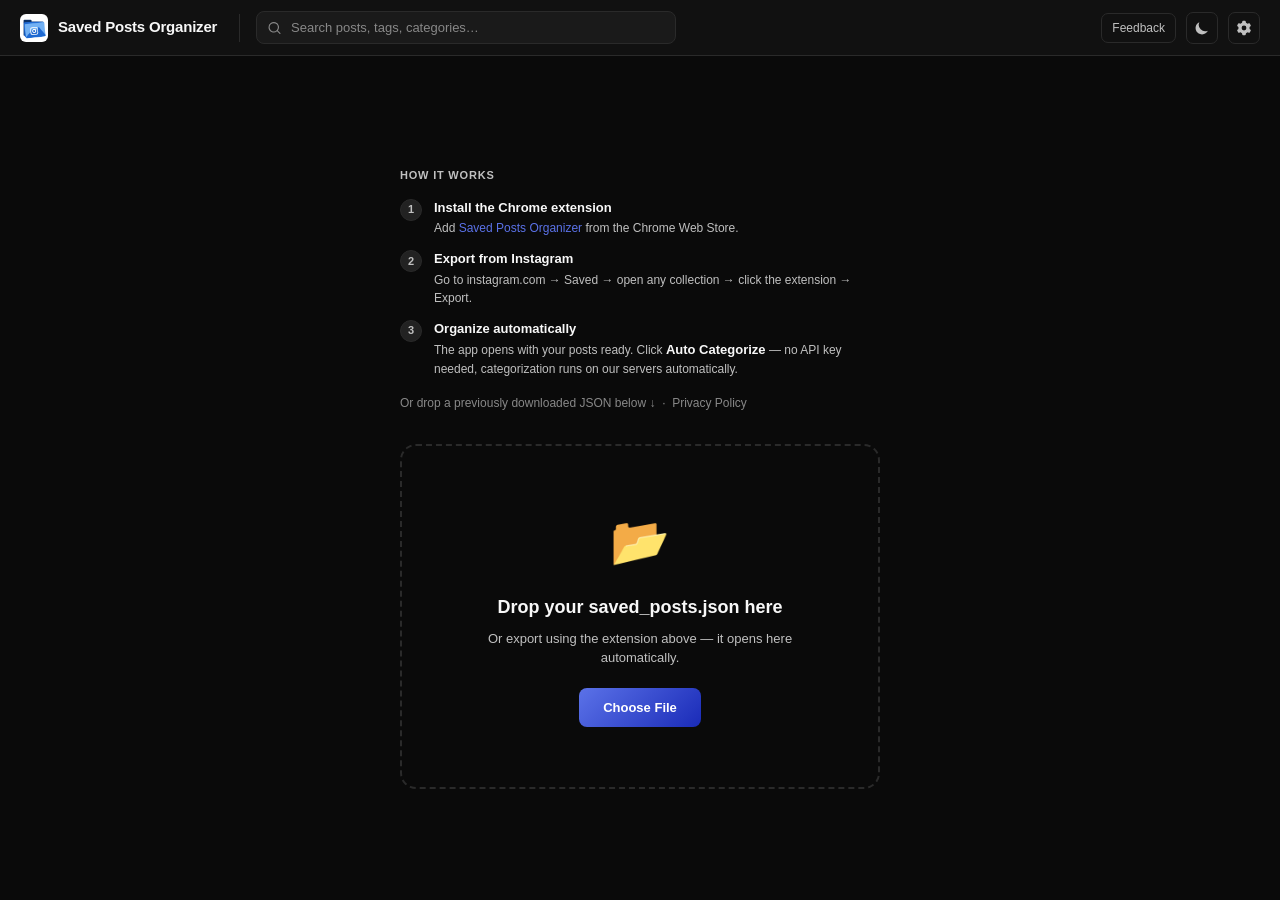
<file: webapp/index.html>
<!DOCTYPE html>
<html lang="en">
<head>
  <meta charset="UTF-8">
  <meta name="viewport" content="width=device-width, initial-scale=1.0">
  <title>Instagram Saved Posts Organizer</title>
  <link rel="icon" type="image/png" sizes="16x16" href="icon16.png">
  <link rel="icon" type="image/png" sizes="48x48" href="icon48.png">
  <link rel="icon" type="image/png" sizes="128x128" href="icon128.png">
  <link rel="stylesheet" href="styles.css">
</head>
<body>
<div id="root">

  <!-- ── Header ─────────────────────────────────────────────────────────────── -->
  <header id="header">
    <div class="header-brand">
      <div class="header-logo">
        <img src="icon48.png" alt="logo" width="28" height="28" style="border-radius:6px;">
        <span class="header-title">Saved Posts Organizer</span>
      </div>
      <div class="header-sep"></div>
    </div>

    <div class="search-wrap">
      <svg viewBox="0 0 20 20" fill="currentColor">
        <path fill-rule="evenodd" d="M9 3.5a5.5 5.5 0 1 0 0 11 5.5 5.5 0 0 0 0-11ZM2 9a7 7 0 1 1 12.452 4.391l3.328 3.329a.75.75 0 1 1-1.06 1.06l-3.329-3.328A7 7 0 0 1 2 9Z"/>
      </svg>
      <input id="search-input" type="text" placeholder="Search posts, tags, categories…">
    </div>

    <div class="header-right">
      <button class="icon-btn hidden" id="recategorize-btn" title="Re-categorize posts">
        <svg viewBox="0 0 20 20" fill="currentColor">
          <path fill-rule="evenodd" d="M15.312 11.424a5.5 5.5 0 0 1-9.201 2.466l-.312-.311h2.433a.75.75 0 0 0 0-1.5H3.989a.75.75 0 0 0-.75.75v4.242a.75.75 0 0 0 1.5 0v-2.43l.31.31a7 7 0 0 0 11.712-3.138.75.75 0 0 0-1.449-.39Zm1.23-3.723a.75.75 0 0 0 .219-.53V2.929a.75.75 0 0 0-1.5 0V5.36l-.31-.31A7 7 0 0 0 3.239 8.188a.75.75 0 1 0 1.448.389A5.5 5.5 0 0 1 13.89 6.11l.311.31h-2.432a.75.75 0 0 0 0 1.5h4.243a.75.75 0 0 0 .53-.219Z"/>
        </svg>
      </button>
      <a href="https://tally.so/r/GxY5yZ" target="_blank" rel="noopener" class="feedback-link" title="Send feedback">Feedback</a>
      <button class="icon-btn" id="theme-btn" title="Toggle light/dark theme">
        <svg id="theme-icon-dark" viewBox="0 0 20 20" fill="currentColor">
          <path d="M17.293 13.293A8 8 0 0 1 6.707 2.707a8.001 8.001 0 1 0 10.586 10.586Z"/>
        </svg>
        <svg id="theme-icon-light" viewBox="0 0 20 20" fill="currentColor" class="hidden">
          <path fill-rule="evenodd" d="M10 2a1 1 0 0 1 1 1v1a1 1 0 1 1-2 0V3a1 1 0 0 1 1-1Zm4 8a4 4 0 1 1-8 0 4 4 0 0 1 8 0Zm-.464 4.95.707.707a1 1 0 0 1-1.414 1.414l-.707-.707a1 1 0 0 1 1.414-1.414Zm2.12-10.607a1 1 0 0 1 0 1.414l-.706.707a1 1 0 1 1-1.414-1.414l.707-.707a1 1 0 0 1 1.414 0ZM17 11a1 1 0 1 0 0-2h-1a1 1 0 1 0 0 2h1Zm-7 4a1 1 0 0 1 1 1v1a1 1 0 1 1-2 0v-1a1 1 0 0 1 1-1ZM5.05 6.464A1 1 0 1 0 6.464 5.05l-.707-.707a1 1 0 0 0-1.414 1.414l.707.707Zm1.414 8.486-.707.707a1 1 0 0 1-1.414-1.414l.707-.707a1 1 0 0 1 1.414 1.414ZM4 11a1 1 0 1 0 0-2H3a1 1 0 1 0 0 2h1Z" clip-rule="evenodd"/>
        </svg>
      </button>
      <button class="icon-btn" id="settings-btn" title="Settings">
        <svg viewBox="0 0 20 20" fill="currentColor">
          <path fill-rule="evenodd" d="M7.84 1.804A1 1 0 0 1 8.82 1h2.36a1 1 0 0 1 .98.804l.331 1.652a6.993 6.993 0 0 1 1.929 1.115l1.598-.54a1 1 0 0 1 1.186.447l1.18 2.044a1 1 0 0 1-.205 1.251l-1.267 1.113a7.047 7.047 0 0 1 0 2.228l1.267 1.113a1 1 0 0 1 .206 1.25l-1.18 2.045a1 1 0 0 1-1.187.447l-1.598-.54a6.993 6.993 0 0 1-1.929 1.115l-.33 1.652a1 1 0 0 1-.98.804H8.82a1 1 0 0 1-.98-.804l-.331-1.652a6.993 6.993 0 0 1-1.929-1.115l-1.598.54a1 1 0 0 1-1.186-.447l-1.18-2.044a1 1 0 0 1 .205-1.251l1.267-1.114a7.05 7.05 0 0 1 0-2.227L1.821 7.773a1 1 0 0 1-.206-1.25l1.18-2.045a1 1 0 0 1 1.187-.447l1.598.54A6.993 6.993 0 0 1 7.51 3.456l.33-1.652ZM10 13a3 3 0 1 0 0-6 3 3 0 0 0 0 6Z"/>
        </svg>
      </button>
    </div>
  </header>

  <!-- ── Wrapper holds categorize bar + main layout ─────────────────────────── -->
  <div id="wrapper">

    <!-- Categorize bar (shown when posts loaded but not yet categorized) -->
    <div id="categorize-bar" class="hidden">
      <div class="categorize-bar-left">
        <button id="categorize-btn">Auto Categorize</button>
      </div>
      <div class="categorize-bar-right">
        <div id="categorize-progress" class="hidden">
          <div class="progress-track">
            <div class="progress-track-fill" id="categorize-progress-fill"></div>
          </div>
          <span id="categorize-progress-text"></span>
          <button id="pause-btn" class="btn-pause hidden">Pause</button>
        </div>
      </div>
    </div>

    <!-- Credits exhausted popup (shown when server credits run out) -->

    <!-- ── Upload Section ───────────────────────────────────────────────────── -->
    <section id="upload-section">

      <!-- How it works (shown to new users) -->
      <div class="onboarding">
        <p class="onboarding-title">How it works</p>
        <div class="onboarding-steps">
          <div class="onboarding-step">
            <div class="step-num">1</div>
            <div class="step-body">
              <strong>Install the Chrome extension</strong>
              <span>Add <a href="https://chromewebstore.google.com/detail/instagram-saved-posts-org/onbfnpknejpalckpjlgoglpfejckimhb" target="_blank" class="onboarding-link">Saved Posts Organizer</a> from the Chrome Web Store.</span>
            </div>
          </div>
          <div class="onboarding-step">
            <div class="step-num">2</div>
            <div class="step-body">
              <strong>Export from Instagram</strong>
              <span>Go to instagram.com → Saved → open any collection → click the extension → Export.</span>
            </div>
          </div>
          <div class="onboarding-step">
            <div class="step-num">3</div>
            <div class="step-body">
              <strong>Organize automatically</strong>
              <span>The app opens with your posts ready. Click <strong>Auto Categorize</strong> — no API key needed, categorization runs on our servers automatically.</span>
            </div>
          </div>
        </div>
        <p class="onboarding-footer">Or drop a previously downloaded JSON below &darr; &nbsp;·&nbsp; <a href="privacy.html" target="_blank" class="privacy-link">Privacy Policy</a></p>
      </div>

      <div id="upload-zone">
        <span class="upload-icon">📂</span>
        <p class="upload-title">Drop your saved_posts.json here</p>
        <p class="upload-sub">Or export using the extension above — it opens here automatically.</p>
        <span class="upload-btn">Choose File</span>
      </div>
      <input type="file" id="file-input" accept=".json">
    </section>

    <!-- ── Main Layout: Sidebar + Grid ─────────────────────────────────────── -->
    <div id="main-layout" class="hidden">
      <!-- Sidebar -->
      <aside id="sidebar">
        <div class="sidebar-header">
          Categories
          <button id="add-cat-btn" class="sidebar-add-btn" title="New category">
            <svg viewBox="0 0 16 16" fill="currentColor"><path d="M8.75 3.75a.75.75 0 0 0-1.5 0v3.5h-3.5a.75.75 0 0 0 0 1.5h3.5v3.5a.75.75 0 0 0 1.5 0v-3.5h3.5a.75.75 0 0 0 0-1.5h-3.5v-3.5Z"/></svg>
          </button>
        </div>
        <div id="all-posts-tab" class="folder-header all-posts-tab">
          <span class="folder-chevron folder-chevron-hidden">
            <svg viewBox="0 0 16 16" fill="currentColor"><path d="M6.22 3.22a.75.75 0 0 1 1.06 0l4.25 4.25a.75.75 0 0 1 0 1.06l-4.25 4.25a.75.75 0 0 1-1.06-1.06L9.94 8 6.22 4.28a.75.75 0 0 1 0-1.06Z"/></svg>
          </span>
          <span class="folder-icon">
            <svg viewBox="0 0 16 16" fill="currentColor"><path d="M1 2.5A1.5 1.5 0 0 1 2.5 1h3A1.5 1.5 0 0 1 7 2.5v3A1.5 1.5 0 0 1 5.5 7h-3A1.5 1.5 0 0 1 1 5.5v-3Zm8 0A1.5 1.5 0 0 1 10.5 1h3A1.5 1.5 0 0 1 15 2.5v3A1.5 1.5 0 0 1 13.5 7h-3A1.5 1.5 0 0 1 9 5.5v-3Zm-8 8A1.5 1.5 0 0 1 2.5 9h3A1.5 1.5 0 0 1 7 10.5v3A1.5 1.5 0 0 1 5.5 15h-3A1.5 1.5 0 0 1 1 13.5v-3Zm8 0A1.5 1.5 0 0 1 10.5 9h3A1.5 1.5 0 0 1 15 10.5v3A1.5 1.5 0 0 1 13.5 15h-3A1.5 1.5 0 0 1 9 13.5v-3Z"/></svg>
          </span>
          <span class="folder-name">All Posts</span>
          <span class="folder-count" id="all-posts-count"></span>
        </div>
        <nav id="folder-tree"></nav>
      </aside>

      <!-- Grid area -->
      <main id="main">
        <div id="grid-header">
          <span id="grid-header-text"></span>
          <div class="sort-control" id="sort-control">
            <button id="sort-filter-btn" class="sort-filter-btn">
              <svg viewBox="0 0 20 20" fill="currentColor" width="13" height="13"><path fill-rule="evenodd" d="M2.628 1.601C5.028 1.206 7.49 1 10 1s4.973.206 7.372.601a.75.75 0 0 1 .628.74v2.288a2.25 2.25 0 0 1-.659 1.59l-4.682 4.683a2.25 2.25 0 0 0-.659 1.59v3.037c0 .684-.31 1.33-.844 1.757l-1.937 1.55A.75.75 0 0 1 8 18.25v-5.757a2.25 2.25 0 0 0-.659-1.591L2.659 6.22A2.25 2.25 0 0 1 2 4.629V2.34a.75.75 0 0 1 .628-.74Z" clip-rule="evenodd"/></svg>
              Sort &amp; Filter
            </button>
            <div id="sort-filter-panel" class="sort-filter-panel hidden">
              <div class="sfp-section">
                <div class="sfp-label">Sort</div>
                <label class="sfp-option"><input type="radio" name="sfp-sort" value="newest" id="sort-newest" checked> Newest first</label>
                <label class="sfp-option"><input type="radio" name="sfp-sort" value="oldest" id="sort-oldest"> Oldest first</label>
              </div>
              <div class="sfp-divider"></div>
              <div class="sfp-section">
                <div class="sfp-label">Filter</div>
                <label class="sfp-option"><input type="checkbox" id="filter-favs-check"> <svg viewBox="0 0 20 20" fill="currentColor" width="11" height="11" style="color:#e05252;vertical-align:-1px"><path d="M9.653 16.915l-.005-.003-.019-.01a20.759 20.759 0 0 1-1.162-.682 22.045 22.045 0 0 1-2.582-2.09C4.045 12.459 2 10.08 2 7.232a4.5 4.5 0 0 1 8-2.828A4.5 4.5 0 0 1 18 7.232c0 2.848-2.045 5.227-3.885 6.898a22.045 22.045 0 0 1-2.582 2.09 20.76 20.76 0 0 1-1.162.682l-.019.01-.005.003h-.002a.739.739 0 0 1-.69.001l-.002-.001Z"/></svg> Favorites</label>
                <label class="sfp-option"><input type="checkbox" id="filter-notes-check"> <svg viewBox="0 0 20 20" fill="currentColor" width="11" height="11" style="color:var(--accent-start);vertical-align:-1px"><path d="M13.586 3.586a2 2 0 1 1 2.828 2.828l-.793.793-2.828-2.828.793-.793zM11.379 5.793L3 14.172V17h2.828l8.38-8.379-2.83-2.828z"/></svg> Notes</label>
              </div>
            </div>
          </div>
        </div>
        <div id="post-grid"></div>
      </main>
    </div>

  </div><!-- /#wrapper -->

</div><!-- /#root -->

<!-- ── Settings Modal ──────────────────────────────────────────────────────── -->
<div id="settings-modal" class="hidden">
  <div class="modal-box">
    <h2 class="modal-title">Settings</h2>

    <!-- API key -->
    <div class="form-group">
      <label class="form-label">OpenRouter API Key</label>
      <div id="api-key-input-row" class="api-key-row">
        <input type="password" class="form-input" id="settings-api-key"
               placeholder="sk-or-v1-..." autocomplete="off" spellcheck="false">
        <button class="btn-ghost" id="settings-api-key-save">Save</button>
      </div>
      <div id="api-key-saved-row" class="api-key-saved-row hidden">
        <span id="api-key-indicator" class="key-indicator"></span>
        <button class="btn-ghost btn-sm" id="settings-api-key-remove">Remove</button>
      </div>
      <p class="form-hint">Stored locally in your browser. When set, your key is used instead of the server's shared credits. To use your own OpenAI or Anthropic key, add it as BYOK in <a href="https://openrouter.ai/settings/integrations" target="_blank" rel="noopener">OpenRouter settings</a>.</p>
    </div>

    <!-- Web search toggle -->
    <div class="form-group">
      <div class="toggle-row">
        <label class="toggle-label" for="web-search-toggle">
          <span class="toggle-switch">
            <input type="checkbox" id="web-search-toggle">
            <span class="toggle-track"></span>
          </span>
          Enable web search for location lookup
        </label>
      </div>
      <p class="form-hint form-hint-warning">Off by default. When on, if the model is uncertain about which category a post belongs to, it looks up the account online for more context.</p>
    </div>

    <div class="modal-actions">
      <button class="btn-danger" id="clear-data-btn">Clear All Data</button>
      <button class="btn-ghost" id="download-json-btn">Download JSON</button>
    </div>
    <button class="modal-x" id="close-settings-btn" title="Close">✕</button>
  </div>
</div>

<!-- ── Guide Callouts ─────────────────────────────────────────────────────── -->
<div id="guide-step-1" class="guide-callout hidden">
  <div class="guide-arrow" id="guide-arrow-1"></div>
  <div class="guide-bubble">
    <div class="guide-header">
      <span class="guide-num">1</span>
      <span class="guide-title">Web search (optional)</span>
    </div>
    <p class="guide-desc">Open <strong>Settings</strong> to enable web search for smarter location detection — useful if you save posts from restaurants or local businesses.</p>
    <div class="guide-footer">
      <button class="guide-skip-btn" id="guide-skip">Skip</button>
      <button class="guide-next-btn" id="guide-next">Next →</button>
    </div>
  </div>
</div>
<div id="guide-step-2" class="guide-callout hidden">
  <div class="guide-arrow" id="guide-arrow-2"></div>
  <div class="guide-bubble">
    <div class="guide-header">
      <span class="guide-num">2</span>
      <span class="guide-title">Auto categorize</span>
    </div>
    <p class="guide-desc">Once your key is saved, click <strong>Auto Categorize</strong> to automatically organize all your saved posts into categories.</p>
    <div class="guide-footer">
      <button class="guide-done-btn" id="guide-done">Got it ✓</button>
    </div>
  </div>
</div>

<!-- ── Error Popup ─────────────────────────────────────────────────────────── -->
<div id="error-popup" class="hidden">
  <div class="error-popup-box">
    <h3 class="error-popup-title" id="error-popup-title"></h3>
    <pre class="error-popup-body" id="error-popup-body"></pre>
    <div class="error-popup-actions">
      <button id="error-popup-close" class="btn-primary">OK</button>
    </div>
  </div>
</div>

<!-- ── Credits Popup ───────────────────────────────────────────────────────── -->
<div id="credits-popup" class="hidden">
  <div class="credits-popup-box">
    <button class="modal-x" id="credits-popup-close" title="Close">✕</button>
    <div class="credits-popup-top">
      <span class="credits-popup-icon">⚠</span>
      <h3 class="credits-popup-title">Out of credits</h3>
    </div>
    <p class="credits-popup-desc">Add your OpenRouter API key to continue. OpenRouter supports all major models — or bring your own OpenAI / Anthropic key via <a href="https://openrouter.ai/settings/integrations" target="_blank" rel="noopener">BYOK</a>. <a href="https://openrouter.ai/settings/keys" target="_blank" rel="noopener">Get your API key →</a></p>
    <input type="password" id="credits-key-input" class="credits-key-input" placeholder="sk-or-v1-…" autocomplete="off" spellcheck="false">
    <p class="credits-popup-status hidden" id="credits-popup-status"></p>
    <div class="credits-popup-actions">
      <button id="credits-popup-save" class="btn-primary">Save & Categorize</button>
    </div>
  </div>
</div>

<!-- ── Create Category Popover ─────────────────────────────────────────────── -->
<div id="create-cat-popover" class="hidden">
  <p id="create-cat-label" class="create-cat-label">New category</p>
  <input id="create-cat-input" type="text" placeholder="Name…" autocomplete="off" spellcheck="false">
  <div class="create-cat-actions">
    <button id="create-cat-cancel" class="btn-ghost btn-sm">Cancel</button>
    <button id="create-cat-confirm" class="btn-primary btn-sm">Create</button>
  </div>
</div>

<!-- ── Post Context Menu ───────────────────────────────────────────────────── -->
<div id="post-context-menu" class="hidden">
  <div class="ctx-item" id="ctx-toggle-select">Select</div>
  <div class="ctx-item hidden" id="ctx-move-selected">Move posts to…</div>
  <div class="ctx-item" id="ctx-move-this">Move to…</div>
  <div class="ctx-sep"></div>
  <div class="ctx-item" id="ctx-edit-note">Notes &amp; tags…</div>
  <div class="ctx-sep hidden" id="ctx-clear-sep"></div>
  <div class="ctx-item ctx-item-dim hidden" id="ctx-clear-sel">Clear selection</div>
</div>

<!-- ── Notes & Tags Modal ──────────────────────────────────────────────────── -->
<div id="note-modal" class="hidden">
  <div class="note-modal-box">
    <div class="note-modal-hd">
      <span class="note-modal-title">Notes &amp; tags</span>
      <button class="modal-x" id="note-modal-close">✕</button>
    </div>
    <div class="note-modal-body">
      <label class="note-section-label">Personal note</label>
      <textarea id="note-textarea" class="note-textarea" placeholder="Add a note visible only to you…" maxlength="600" rows="3"></textarea>
      <label class="note-section-label">Custom tags</label>
      <div id="note-tags-pills" class="note-tags-pills"></div>
      <input id="note-tag-input" type="text" class="note-tag-input" placeholder="Type a tag and press Enter…" autocomplete="off" spellcheck="false">
    </div>
    <div class="note-modal-actions">
      <button id="note-modal-cancel" class="btn-ghost">Cancel</button>
      <button id="note-modal-save" class="btn-primary">Save</button>
    </div>
  </div>
</div>

<!-- ── Move Modal ──────────────────────────────────────────────────────────── -->
<div id="move-modal" class="hidden">
  <div class="move-modal-box">
    <div class="move-modal-hd">
      <span id="move-modal-title">Move posts to…</span>
      <button class="modal-x" id="move-modal-close">✕</button>
    </div>
    <div id="move-cat-list"></div>
    <div class="move-new-section">
      <div class="move-new-label">New category</div>
      <div class="move-new-fields">
        <input id="move-new-cat" type="text" placeholder="Category" autocomplete="off" spellcheck="false">
        <input id="move-new-sub" type="text" placeholder="Subcategory (optional)" autocomplete="off" spellcheck="false">
      </div>
      <button id="move-new-btn" class="btn-primary">Create &amp; Move</button>
    </div>
  </div>
</div>

<script src="config.js"></script>
<script src="storage.js"></script>
<script src="categorizer.js"></script>
<script src="renderer.js"></script>
<script src="app.js"></script>
</body>
</html>
</file>
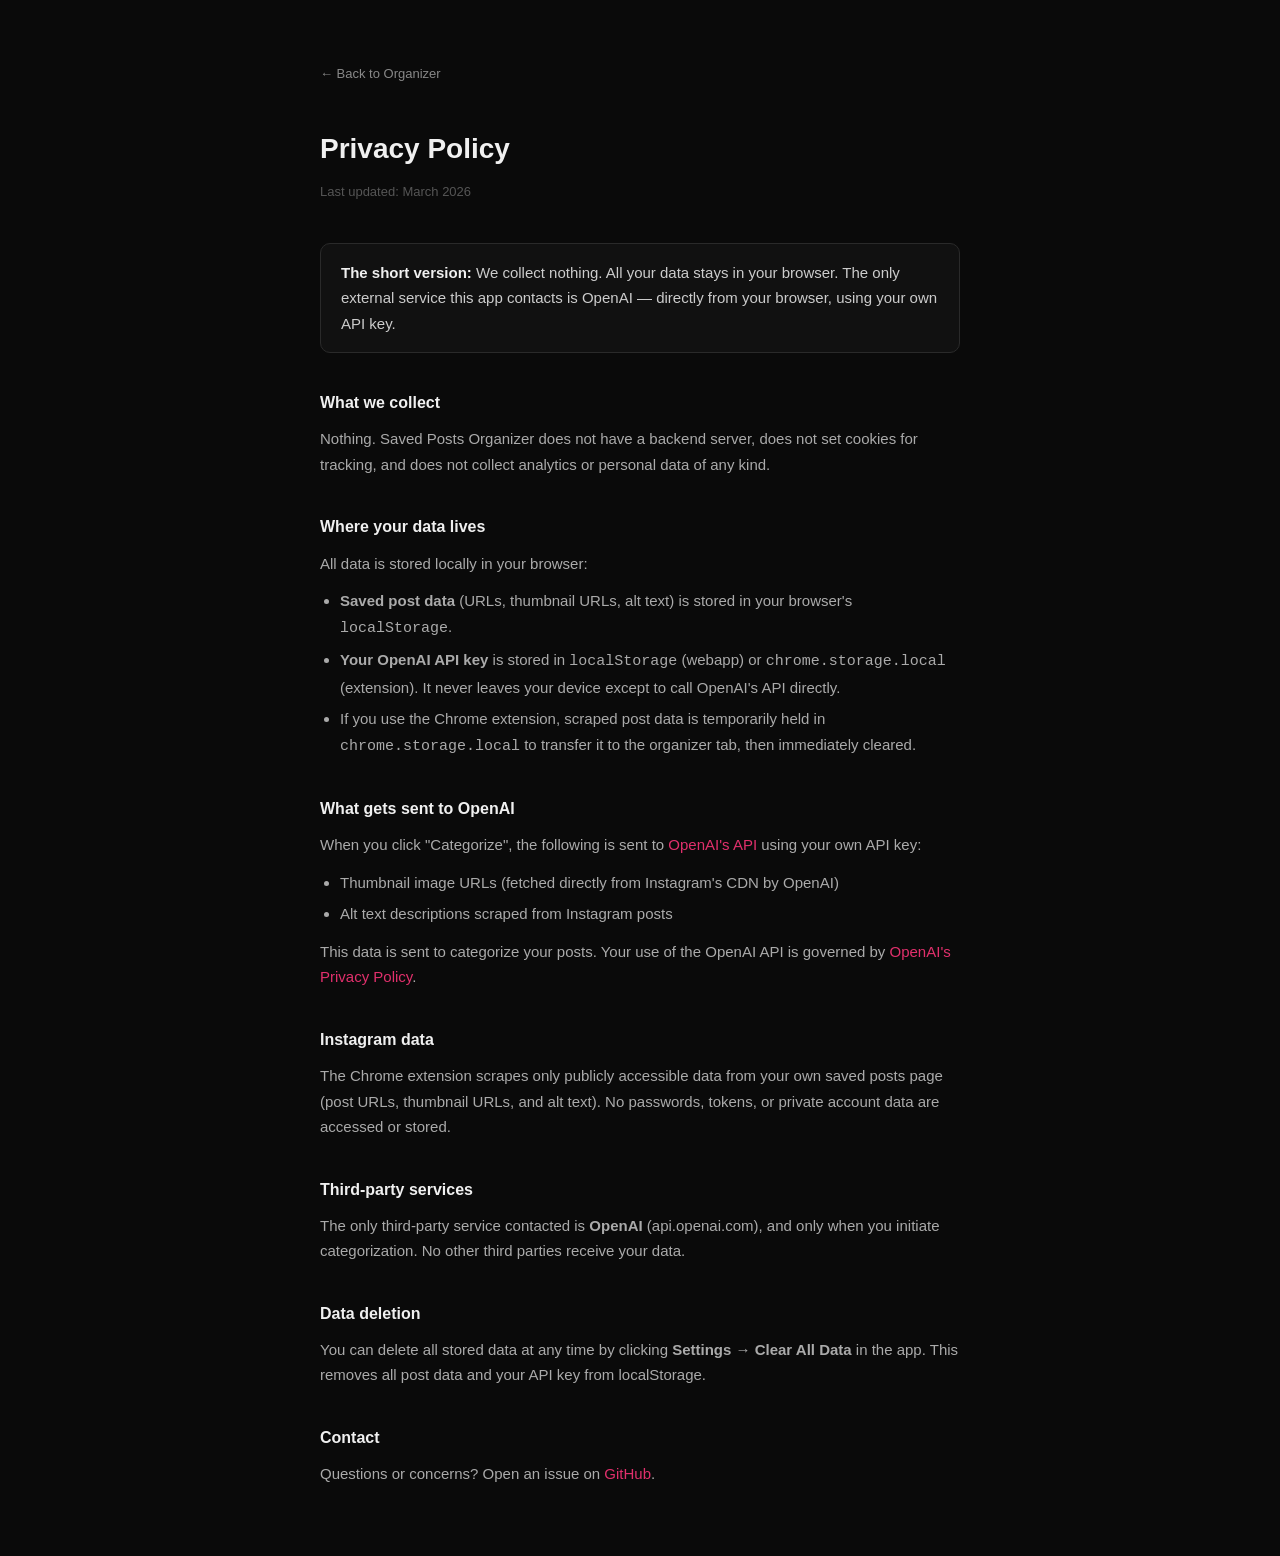
<file: webapp/privacy.html>
<!DOCTYPE html>
<html lang="en">
<head>
  <meta charset="UTF-8">
  <meta name="viewport" content="width=device-width, initial-scale=1.0">
  <title>Privacy Policy — Saved Posts Organizer</title>
  <style>
    *, *::before, *::after { box-sizing: border-box; margin: 0; padding: 0; }
    body {
      background: #0a0a0a;
      color: #f0f0f0;
      font-family: -apple-system, BlinkMacSystemFont, 'Segoe UI', Roboto, sans-serif;
      font-size: 15px;
      line-height: 1.7;
      padding: 60px 24px;
    }
    .page {
      max-width: 640px;
      margin: 0 auto;
    }
    .back {
      display: inline-block;
      color: #888;
      text-decoration: none;
      font-size: 13px;
      margin-bottom: 40px;
    }
    .back:hover { color: #f0f0f0; }
    h1 {
      font-size: 28px;
      font-weight: 700;
      margin-bottom: 8px;
    }
    .updated {
      color: #555;
      font-size: 13px;
      margin-bottom: 40px;
    }
    h2 {
      font-size: 16px;
      font-weight: 600;
      margin-top: 36px;
      margin-bottom: 10px;
      color: #f0f0f0;
    }
    p {
      color: #aaa;
      margin-bottom: 12px;
    }
    ul {
      color: #aaa;
      padding-left: 20px;
      margin-bottom: 12px;
    }
    li { margin-bottom: 6px; }
    a { color: #e1306c; text-decoration: none; }
    a:hover { text-decoration: underline; }
    .highlight {
      background: #111;
      border: 1px solid #2a2a2a;
      border-radius: 10px;
      padding: 16px 20px;
      margin: 24px 0;
      color: #ccc;
    }
  </style>
</head>
<body>
<div class="page">

  <a href="index.html" class="back">&larr; Back to Organizer</a>

  <h1>Privacy Policy</h1>
  <p class="updated">Last updated: March 2026</p>

  <div class="highlight">
    <strong style="color:#f0f0f0">The short version:</strong> We collect nothing. All your data stays in your browser. The only external service this app contacts is OpenAI — directly from your browser, using your own API key.
  </div>

  <h2>What we collect</h2>
  <p>Nothing. Saved Posts Organizer does not have a backend server, does not set cookies for tracking, and does not collect analytics or personal data of any kind.</p>

  <h2>Where your data lives</h2>
  <p>All data is stored locally in your browser:</p>
  <ul>
    <li><strong>Saved post data</strong> (URLs, thumbnail URLs, alt text) is stored in your browser's <code>localStorage</code>.</li>
    <li><strong>Your OpenAI API key</strong> is stored in <code>localStorage</code> (webapp) or <code>chrome.storage.local</code> (extension). It never leaves your device except to call OpenAI's API directly.</li>
    <li>If you use the Chrome extension, scraped post data is temporarily held in <code>chrome.storage.local</code> to transfer it to the organizer tab, then immediately cleared.</li>
  </ul>

  <h2>What gets sent to OpenAI</h2>
  <p>When you click "Categorize", the following is sent to <a href="https://openai.com/policies/privacy-policy" target="_blank" rel="noopener">OpenAI's API</a> using your own API key:</p>
  <ul>
    <li>Thumbnail image URLs (fetched directly from Instagram's CDN by OpenAI)</li>
    <li>Alt text descriptions scraped from Instagram posts</li>
  </ul>
  <p>This data is sent to categorize your posts. Your use of the OpenAI API is governed by <a href="https://openai.com/policies/privacy-policy" target="_blank" rel="noopener">OpenAI's Privacy Policy</a>.</p>

  <h2>Instagram data</h2>
  <p>The Chrome extension scrapes only publicly accessible data from your own saved posts page (post URLs, thumbnail URLs, and alt text). No passwords, tokens, or private account data are accessed or stored.</p>

  <h2>Third-party services</h2>
  <p>The only third-party service contacted is <strong>OpenAI</strong> (api.openai.com), and only when you initiate categorization. No other third parties receive your data.</p>

  <h2>Data deletion</h2>
  <p>You can delete all stored data at any time by clicking <strong>Settings → Clear All Data</strong> in the app. This removes all post data and your API key from localStorage.</p>

  <h2>Contact</h2>
  <p>Questions or concerns? Open an issue on <a href="https://github.com" target="_blank" rel="noopener">GitHub</a>.</p>

</div>
</body>
</html>
</file>
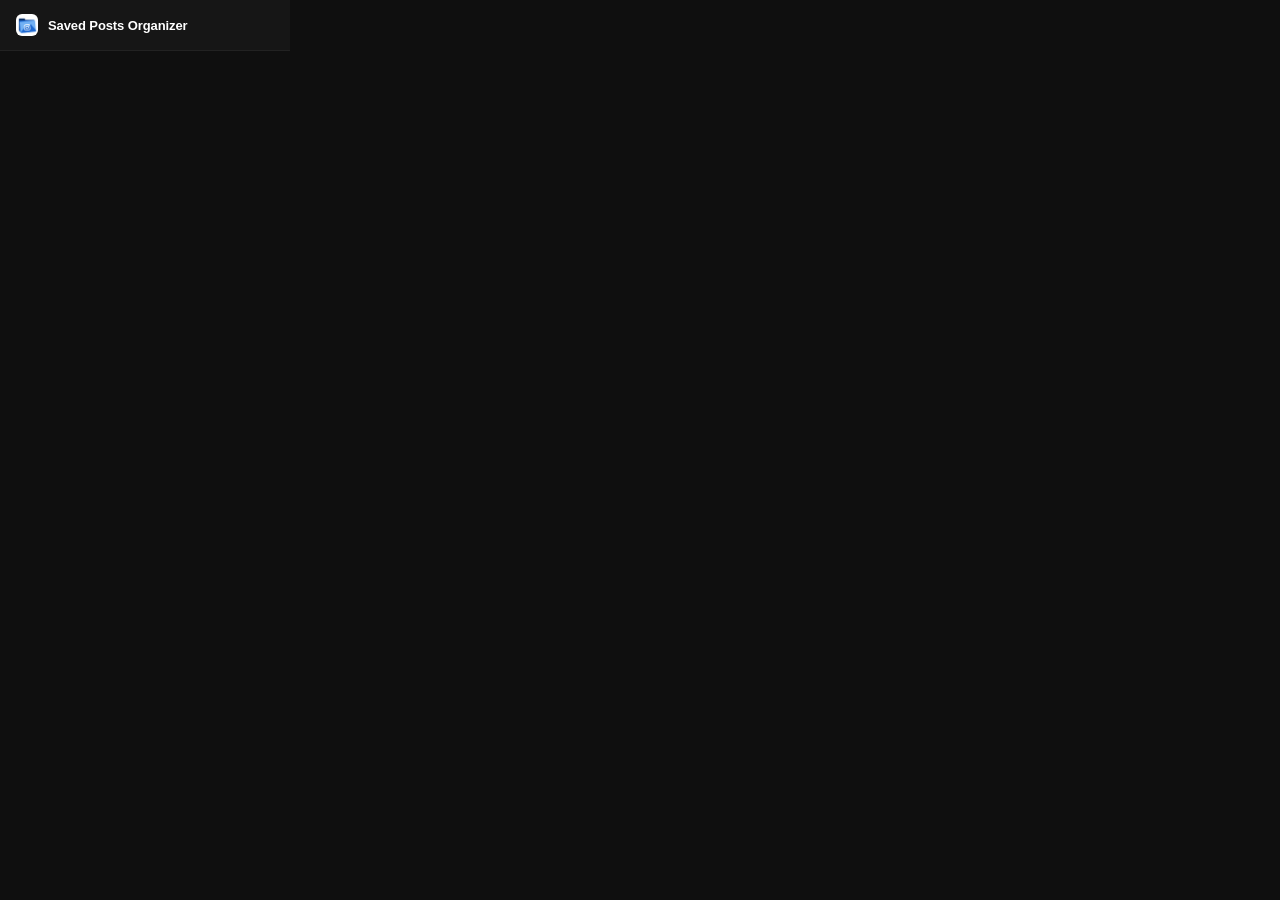
<file: extension/popup/popup.html>
<!DOCTYPE html>
<html lang="en">
<head>
  <meta charset="UTF-8">
  <meta name="viewport" content="width=device-width, initial-scale=1.0">
  <title>Saved Posts Organizer</title>
  <link rel="stylesheet" href="popup.css">
</head>
<body>
  <div id="app">
    <div id="header">
      <img src="../icons/icon48.png" alt="logo" class="logo" style="border-radius:6px;">
      <span class="title">Saved Posts Organizer</span>
    </div>

    <div id="content">
      <!-- Status / result message -->
      <p id="status" class="status"></p>

      <!-- Download Posts toggle (shown in ready-first / ready-new) -->
      <div id="download-section" style="display:none">
        <div class="toggle-row">
          <div class="toggle-info">
            <span class="toggle-title">Download Posts</span>
            <span class="toggle-desc">Save posts to your machine while scraping</span>
          </div>
          <button class="toggle-switch" id="download-toggle" role="switch" aria-checked="false"></button>
        </div>
        <div id="folder-row" style="display:none">
          <button id="pick-folder-btn" class="btn-folder">
            <svg width="13" height="13" viewBox="0 0 20 20" fill="currentColor" style="flex-shrink:0">
              <path d="M2 6a2 2 0 012-2h5l2 2h5a2 2 0 012 2v6a2 2 0 01-2 2H4a2 2 0 01-2-2V6z"/>
            </svg>
            <span id="folder-name">Pick a folder…</span>
          </button>
        </div>
      </div>

      <!-- Full-width primary export (first-time user + error with no prior data) -->
      <button id="export-btn" class="btn-primary" style="display:none">
        Export All Posts
      </button>

      <!-- Two-up row: export + open organizer (returning users on collection page) -->
      <div id="action-row" class="result-actions" style="display:none">
        <button id="action-export-btn" class="btn-action">Export</button>
        <button id="action-organizer-btn" class="btn-action btn-action-primary">Open Organizer</button>
      </div>

      <!-- Scraping view (redesigned) -->
      <div id="scrape-view" style="display:none">
        <div class="scrape-stats">
          <div class="scrape-left">
            <div class="scrape-spinner"></div>
            <span class="scrape-label" id="scrape-phase-label">Scraping…</span>
          </div>
          <div class="scrape-right">
            <span class="scrape-count" id="scrape-count">0</span>
            <span class="scrape-label">Items Scraped</span>
          </div>
        </div>
        <p id="dl-stats-row" class="dl-stats" style="display:none">
          <span id="dl-count">0</span> posts saved to folder
        </p>
        <button id="scrape-organizer-btn" class="btn-action btn-action-link btn-full" style="display:none">
          Open Organizer
        </button>
        <div class="scrape-actions">
          <button id="stop-btn" class="btn-stop">
            <svg width="10" height="10" viewBox="0 0 10 10" fill="currentColor" style="flex-shrink:0">
              <rect width="10" height="10" rx="1.5"/>
            </svg>
            Stop
          </button>
        </div>
      </div>

      <!-- Success card (export completed with new posts) -->
      <div id="result" style="display:none">
        <button class="popup-x" id="popup-close-btn" title="Close">✕</button>
        <div class="result-icon">✓</div>
        <p class="result-msg" id="result-msg"></p>
      </div>

      <!-- Download + open organizer (after successful export) -->
      <div id="result-actions" class="result-actions" style="display:none">
        <button id="download-btn" class="btn-action">Download JSON</button>
        <button id="result-organizer-btn" class="btn-action btn-action-primary">Open Organizer</button>
      </div>

      <!-- Solo open organizer (wrong page / error with prior data) -->
      <button id="solo-organizer-btn" class="btn-action btn-action-primary btn-full" style="display:none">
        Open Organizer
      </button>

      <p id="result-status" class="result-status"></p>
    </div>
  </div>

  <script src="popup.js"></script>
</body>
</html>
</file>
<file: webapp/styles.css>
/* ── Reset & Variables ─────────────────────────────────────────────────────── */
*, *::before, *::after {
  box-sizing: border-box;
  margin: 0;
  padding: 0;
}

:root {
  --bg: #0a0a0a;
  --surface: #111111;
  --surface2: #1a1a1a;
  --surface3: #222222;
  --border: #2a2a2a;
  --text: #f8f8f8;
  --text-muted: #c0c0c0;
  --text-dim: #888888;
  --accent-start: #5b72e8;
  --accent-end: #1a2bb8;
  --gradient: linear-gradient(135deg, var(--accent-start), var(--accent-end));
  --sidebar-width: 240px;
  --header-height: 56px;
}

:root.light {
  --bg: #f5f5f5;
  --surface: #ffffff;
  --surface2: #f0f0f0;
  --surface3: #e8e8e8;
  --border: #e0e0e0;
  --text: #0a0a0a;
  --text-muted: #3a3a3a;
  --text-dim: #666666;
}

body {
  background: var(--bg);
  color: var(--text);
  font-family: -apple-system, BlinkMacSystemFont, 'Segoe UI', Roboto, sans-serif;
  font-size: 14px;
  line-height: 1.5;
}

/* ── Layout ────────────────────────────────────────────────────────────────── */
#root {
  display: flex;
  flex-direction: column;
  min-height: 100vh;
}

/* ── Header ────────────────────────────────────────────────────────────────── */
#header {
  height: var(--header-height);
  background: var(--surface);
  border-bottom: 1px solid var(--border);
  display: flex;
  align-items: center;
  gap: 16px;
  padding: 0 20px 0 0;
  flex-shrink: 0;
  position: sticky;
  top: 0;
  z-index: 10;
}

/* Exactly as wide as the sidebar so the sep lines up with the sidebar border */
.header-brand {
  width: var(--sidebar-width);
  flex-shrink: 0;
  display: flex;
  align-items: center;
  padding-left: 20px;
  gap: 0;
}

.header-logo {
  display: flex;
  align-items: center;
  gap: 10px;
  text-decoration: none;
  flex: 1;
  min-width: 0;
}

.header-logo svg {
  width: 26px;
  height: 26px;
}

.header-title {
  font-size: 15px;
  font-weight: 700;
  color: var(--text);
  letter-spacing: -0.2px;
  white-space: nowrap;
}

.header-sep {
  width: 1px;
  align-self: stretch;
  background: var(--border);
  flex-shrink: 0;
}

/* Search bar */
.search-wrap {
  flex: 1;
  max-width: 420px;
  position: relative;
}

.search-wrap svg {
  position: absolute;
  left: 11px;
  top: 50%;
  transform: translateY(-50%);
  color: var(--text-dim);
  width: 15px;
  height: 15px;
  pointer-events: none;
}

#search-input {
  width: 100%;
  padding: 8px 12px 8px 34px;
  background: var(--surface2);
  border: 1px solid var(--border);
  border-radius: 8px;
  color: var(--text);
  font-size: 13px;
  outline: none;
  transition: border-color 0.15s;
}

#search-input::placeholder {
  color: var(--text-dim);
}

#search-input:focus {
  border-color: var(--accent-start);
}

.header-right {
  display: flex;
  align-items: center;
  gap: 10px;
  margin-left: auto;
}


.feedback-link {
  font-size: 12px;
  color: var(--text-muted);
  text-decoration: none;
  border: 1px solid var(--border);
  border-radius: 7px;
  padding: 5px 10px;
  transition: color 0.15s, border-color 0.15s;
  white-space: nowrap;
}

.feedback-link:hover {
  color: var(--text);
  border-color: #444;
}

.icon-btn {
  background: none;
  border: 1px solid var(--border);
  border-radius: 7px;
  color: var(--text-muted);
  cursor: pointer;
  padding: 7px;
  display: flex;
  align-items: center;
  transition: color 0.15s, border-color 0.15s, background 0.15s;
}

.icon-btn:hover {
  color: var(--text);
  border-color: #444;
  background: var(--surface2);
}

.icon-btn svg {
  width: 16px;
  height: 16px;
}

/* ── Upload Section ─────────────────────────────────────────────────────────── */
#upload-section {
  flex: 1;
  display: flex;
  flex-direction: column;
  align-items: center;
  justify-content: center;
  padding: 40px;
}

#upload-zone {
  border: 2px dashed var(--border);
  border-radius: 16px;
  padding: 60px 80px;
  text-align: center;
  cursor: pointer;
  transition: border-color 0.2s, background 0.2s;
  max-width: 480px;
  width: 100%;
}

#upload-zone:hover, #upload-zone.drag-over {
  border-color: var(--accent-start);
  background: rgba(37, 99, 235, 0.04);
}

#upload-zone.drag-over {
  background: rgba(37, 99, 235, 0.08);
}

.upload-icon {
  font-size: 48px;
  margin-bottom: 16px;
  display: block;
}

.upload-title {
  font-size: 18px;
  font-weight: 600;
  color: var(--text);
  margin-bottom: 8px;
}

.upload-sub {
  color: var(--text-muted);
  font-size: 13px;
  margin-bottom: 20px;
}

.upload-btn {
  display: inline-block;
  padding: 10px 24px;
  background: var(--gradient);
  color: white;
  border-radius: 8px;
  font-size: 13px;
  font-weight: 600;
  cursor: pointer;
  border: none;
  pointer-events: none; /* handled by parent click */
}

.upload-error {
  color: #ff6b6b;
  font-size: 12px;
  margin-top: 12px;
}

#file-input {
  display: none;
}

/* ── Main Layout (sidebar + grid) ───────────────────────────────────────────── */
#main-layout {
  flex: 1;
  display: flex;
  min-height: calc(100vh - var(--header-height));
}

/* ── Categorize Bar ──────────────────────────────────────────────────────────── */
#categorize-bar {
  background: var(--surface);
  border-bottom: 1px solid var(--border);
  display: flex;
  align-items: stretch;
  flex-shrink: 0;
}

/* When categorize bar is present, it sits between header and main-layout */
#wrapper {
  display: flex;
  flex-direction: column;
  flex: 1;
}

/* Left column — lines up with the sidebar */
.categorize-bar-left {
  width: var(--sidebar-width);
  flex-shrink: 0;
  display: flex;
  align-items: center;
  padding: 10px 16px;
  border-right: 1px solid var(--border);
}

/* Right column — lines up with the grid */
.categorize-bar-right {
  flex: 1;
  display: flex;
  align-items: center;
  padding: 10px 20px;
}

#categorize-btn {
  width: 100%;
  padding: 8px 16px;
  background: var(--gradient);
  color: white;
  border: none;
  border-radius: 8px;
  font-size: 13px;
  font-weight: 600;
  cursor: pointer;
  white-space: nowrap;
  transition: opacity 0.15s;
}

#categorize-btn:hover { opacity: 0.88; }
#categorize-btn:disabled { opacity: 0.5; cursor: not-allowed; }

#categorize-progress {
  display: flex;
  align-items: center;
  gap: 12px;
  flex: 1;
}

.progress-track {
  flex: 1;
  height: 4px;
  background: var(--surface3);
  border-radius: 4px;
  overflow: hidden;
}

.progress-track-fill {
  height: 100%;
  background: var(--gradient);
  border-radius: 4px;
  width: 0%;
  transition: width 0.3s ease;
}

#categorize-progress-text {
  color: var(--text-muted);
  font-size: 12px;
  white-space: nowrap;
  min-width: 160px;
}

.btn-pause {
  background: none;
  border: 1px solid var(--border);
  color: var(--text-muted);
  border-radius: 5px;
  padding: 2px 10px;
  font-size: 12px;
  cursor: pointer;
  white-space: nowrap;
  transition: color 0.15s, border-color 0.15s;
}
.btn-pause:hover { color: var(--text); border-color: var(--text-muted); }
.btn-pause.paused { color: #4ade80; border-color: #4ade80; }

/* ── Sidebar ─────────────────────────────────────────────────────────────────── */
#sidebar {
  width: var(--sidebar-width);
  background: var(--surface);
  border-right: 1px solid var(--border);
  display: flex;
  flex-direction: column;
  flex-shrink: 0;
  position: sticky;
  top: var(--header-height);
  height: calc(100vh - var(--header-height));
  overflow: hidden;
}

.sidebar-header {
  height: 41px;
  padding: 0 12px 0 16px;
  font-size: 11px;
  font-weight: 600;
  color: var(--text-muted);
  text-transform: uppercase;
  letter-spacing: 0.8px;
  border-bottom: 1px solid var(--border);
  flex-shrink: 0;
  display: flex;
  align-items: center;
  justify-content: space-between;
}

.sidebar-add-btn {
  background: none;
  border: 1px solid var(--border);
  border-radius: 5px;
  color: var(--text-dim);
  cursor: pointer;
  padding: 3px 4px;
  display: flex;
  align-items: center;
  justify-content: center;
  transition: color 0.15s, border-color 0.15s, background 0.15s;
  flex-shrink: 0;
}

.sidebar-add-btn svg { width: 13px; height: 13px; }

.sidebar-add-btn:hover {
  color: var(--text);
  border-color: var(--accent-start);
  background: rgba(37, 99, 235, 0.08);
}

/* Per-category "add subcategory" button (shown on folder-item hover) */
.folder-item:hover > .folder-header .add-sub-btn,
.folder-header:hover .add-sub-btn {
  opacity: 1;
}

.add-sub-btn {
  background: none;
  border: none;
  color: var(--text-dim);
  cursor: pointer;
  padding: 1px 3px;
  display: flex;
  align-items: center;
  border-radius: 4px;
  opacity: 0;
  transition: opacity 0.15s, color 0.15s, background 0.15s;
  flex-shrink: 0;
  margin-left: auto;
}

.add-sub-btn svg { width: 12px; height: 12px; }

.add-sub-btn:hover {
  color: var(--accent-start);
  background: rgba(37, 99, 235, 0.1);
  opacity: 1;
}

/* ── Create Category Popover ─────────────────────────────────────────────── */
#create-cat-popover {
  position: fixed;
  z-index: 700;
  background: var(--surface);
  border: 1px solid var(--border);
  border-radius: 10px;
  padding: 12px;
  width: 240px;
  box-shadow: 0 8px 32px rgba(0, 0, 0, 0.5), 0 2px 8px rgba(0, 0, 0, 0.25);
  display: flex;
  flex-direction: column;
  gap: 8px;
}

#create-cat-popover.hidden { display: none; }

.create-cat-label {
  font-size: 11px;
  font-weight: 600;
  color: var(--text-muted);
  text-transform: uppercase;
  letter-spacing: 0.5px;
  margin: 0;
}

#create-cat-input {
  width: 100%;
  padding: 7px 10px;
  background: var(--surface2);
  border: 1px solid var(--border);
  border-radius: 7px;
  color: var(--text);
  font-size: 13px;
  font-family: inherit;
  outline: none;
  transition: border-color 0.15s;
}

#create-cat-input:focus { border-color: var(--accent-start); }
#create-cat-input::placeholder { color: var(--text-dim); }

.create-cat-actions {
  display: flex;
  justify-content: flex-end;
  gap: 6px;
}

.btn-sm {
  padding: 5px 12px !important;
  font-size: 12px !important;
}

#folder-tree {
  overflow-y: auto;
  flex: 1;
  padding: 8px 0;
}

#folder-tree::-webkit-scrollbar {
  width: 4px;
}
#folder-tree::-webkit-scrollbar-track { background: transparent; }
#folder-tree::-webkit-scrollbar-thumb { background: var(--border); border-radius: 4px; }

/* ── Folder Tree Nodes ────────────────────────────────────────────────────────── */
.folder-tree, .folder-children {
  list-style: none;
}

.folder-header {
  display: flex;
  align-items: center;
  gap: 7px;
  padding: 6px 16px;
  cursor: pointer;
  border-radius: 0;
  transition: background 0.1s;
  user-select: none;
}

.folder-header:hover {
  background: var(--surface2);
}

.folder-header.active {
  background: rgba(37, 99, 235, 0.12);
  color: var(--text);
}

.folder-header.active .folder-name {
  color: var(--text);
}

.folder-chevron {
  color: var(--text-dim);
  flex-shrink: 0;
  display: flex;
  align-items: center;
  width: 12px;
  height: 12px;
  transition: transform 0.15s;
}

.folder-chevron svg { width: 12px; height: 12px; }

.folder-chevron.open { transform: rotate(90deg); }

.folder-chevron.folder-chevron-hidden { visibility: hidden; }

/* Folder icon — shown for parent nodes, changes open/closed on expand */
.folder-icon {
  color: #c8a04a;
  flex-shrink: 0;
  display: flex;
  align-items: center;
}

.folder-icon svg { width: 13px; height: 13px; }

.folder-header.active .folder-icon { color: #e0b85a; }

/* Dot icon — shown for leaf (tertiary) nodes */
.folder-icon-leaf {
  color: var(--text-dim);
  flex-shrink: 0;
  display: flex;
  align-items: center;
  opacity: 0.5;
}

.folder-icon-leaf svg { width: 6px; height: 6px; }

.folder-header.active .folder-icon-leaf { color: var(--accent-start); opacity: 1; }

/* Leaf rows get slightly more left padding to align with folder label */
.folder-header-leaf {
  padding-left: 20px;
}

.folder-name {
  font-size: 13px;
  color: var(--text-muted);
  flex: 1;
  overflow: hidden;
  text-overflow: ellipsis;
  white-space: nowrap;
}

.folder-count {
  font-size: 11px;
  color: var(--text-dim);
  background: var(--surface3);
  padding: 1px 6px;
  border-radius: 10px;
  flex-shrink: 0;
}

.folder-children {
  padding-left: 16px;
}

/* ── Main Grid Area ───────────────────────────────────────────────────────────── */
#main {
  flex: 1;
  min-width: 0;
}

#grid-header {
  height: 41px;
  padding: 0 20px;
  font-size: 13px;
  font-weight: 600;
  color: var(--text-muted);
  border-bottom: 1px solid var(--border);
  background: var(--surface);
  position: sticky;
  top: var(--header-height);
  z-index: 5;
  display: flex;
  align-items: center;
  justify-content: space-between;
  gap: 12px;
}

/* Sort & Filter control */
.sort-control {
  position: relative;
  display: flex;
  align-items: center;
  gap: 6px;
  flex-shrink: 0;
}

.sort-filter-btn {
  display: flex;
  align-items: center;
  gap: 5px;
  background: var(--surface2);
  border: 1px solid var(--border);
  border-radius: 7px;
  color: var(--text-muted);
  font-size: 12px;
  font-family: inherit;
  padding: 5px 10px;
  cursor: pointer;
  outline: none;
  transition: border-color 0.15s, color 0.15s, background 0.15s;
  white-space: nowrap;
}

.sort-filter-btn:hover,
.sort-filter-btn.active {
  border-color: var(--accent-start);
  color: var(--accent-start);
}

/* Dropdown panel */
.sort-filter-panel {
  position: absolute;
  top: calc(100% + 6px);
  right: 0;
  z-index: 50;
  background: var(--surface2);
  border: 1px solid var(--border);
  border-radius: 10px;
  box-shadow: 0 8px 24px rgba(0,0,0,0.28);
  padding: 6px 0;
  min-width: 170px;
  user-select: none;
}

.sort-filter-panel.hidden { display: none; }

.sfp-section {
  padding: 6px 14px;
  display: flex;
  flex-direction: column;
  gap: 2px;
}

.sfp-label {
  font-size: 10px;
  font-weight: 700;
  letter-spacing: 0.06em;
  text-transform: uppercase;
  color: var(--text-dim);
  margin-bottom: 4px;
}

.sfp-option {
  display: flex;
  align-items: center;
  gap: 7px;
  font-size: 12.5px;
  color: var(--text-muted);
  padding: 4px 2px;
  border-radius: 5px;
  cursor: pointer;
  transition: color 0.12s;
}

.sfp-option:hover { color: var(--text); }

.sfp-option input[type="radio"],
.sfp-option input[type="checkbox"] {
  accent-color: var(--accent-start);
  cursor: pointer;
  width: 13px;
  height: 13px;
  flex-shrink: 0;
}

.sfp-divider {
  height: 1px;
  background: var(--border);
  margin: 4px 0;
}

/* All Posts tab in sidebar */
.all-posts-tab {
  border-bottom: 1px solid var(--border);
  margin-bottom: 4px;
}

.all-posts-tab .folder-icon {
  color: #888;
}

.all-posts-tab .folder-icon svg {
  width: 13px;
  height: 13px;
}

.all-posts-tab.active .folder-icon {
  color: var(--accent-start);
}

#post-grid {
  padding: 20px;
  display: grid;
  grid-template-columns: repeat(auto-fill, minmax(160px, 1fr));
  gap: 12px;
  align-content: start;
}

#post-grid::-webkit-scrollbar { width: 6px; }
#post-grid::-webkit-scrollbar-track { background: transparent; }
#post-grid::-webkit-scrollbar-thumb { background: var(--border); border-radius: 6px; }

/* ── Post Cards ────────────────────────────────────────────────────────────────── */
.post-card {
  position: relative;
  background: var(--surface2);
  border-radius: 10px;
  overflow: hidden;
  text-decoration: none;
  color: inherit;
  display: flex;
  flex-direction: column;
  border: 1px solid var(--border);
  transition: transform 0.15s, border-color 0.15s, box-shadow 0.15s;
}

.post-card:focus,
.post-card:focus-visible {
  outline: none;
}

.post-card:hover {
  transform: translateY(-2px);
  border-color: #444;
  box-shadow: 0 8px 24px rgba(0, 0, 0, 0.4);
}

/* Selected state */
.post-card.selected {
  border-color: var(--accent-start) !important;
  box-shadow: 0 0 0 2px rgba(37, 99, 235, 0.22);
}

/* Hover checkbox for selection */
.post-select-check {
  position: absolute;
  top: 7px;
  left: 7px;
  z-index: 3;
  width: 20px;
  height: 20px;
  border-radius: 50%;
  background: rgba(0, 0, 0, 0.45);
  border: 1.5px solid rgba(255, 255, 255, 0.75);
  display: flex;
  align-items: center;
  justify-content: center;
  opacity: 0;
  transition: opacity 0.1s, background 0.1s, border-color 0.1s;
  cursor: pointer;
  flex-shrink: 0;
}

.post-select-check svg {
  width: 10px;
  height: 10px;
  color: #fff;
  opacity: 0;
  transition: opacity 0.1s;
  pointer-events: none;
}

/* Show on card hover */
.post-card:hover .post-select-check {
  opacity: 1;
}

/* Show on all cards when any selection is active */
.post-grid.has-selection .post-select-check {
  opacity: 1;
}

/* Selected card's checkbox */
.post-card.selected .post-select-check {
  background: var(--accent-start);
  border-color: var(--accent-start);
  opacity: 1;
}

.post-card.selected .post-select-check svg {
  opacity: 1;
}

/* Heart / favorite button on thumbnail */
.post-heart-btn {
  position: absolute;
  bottom: 7px;
  right: 7px;
  z-index: 3;
  width: 26px;
  height: 26px;
  border-radius: 50%;
  background: rgba(0, 0, 0, 0.4);
  border: none;
  display: flex;
  align-items: center;
  justify-content: center;
  opacity: 0;
  transition: opacity 0.12s, background 0.12s, transform 0.1s;
  cursor: pointer;
  padding: 0;
  flex-shrink: 0;
}

.post-heart-btn svg {
  width: 13px;
  height: 13px;
  color: rgba(255,255,255,0.85);
  transition: color 0.12s;
  pointer-events: none;
}

.post-card:hover .post-heart-btn,
.post-grid.has-selection .post-heart-btn {
  opacity: 1;
}

.post-heart-btn.favorited {
  background: rgba(220, 38, 38, 0.85);
  opacity: 1;
}

.post-heart-btn.favorited svg {
  color: #fff;
}

.post-heart-btn:hover {
  transform: scale(1.12);
}

.post-thumb {
  position: relative;
  width: 100%;
  height: 160px;
  background: var(--surface3);
  overflow: hidden;
  display: flex;
  align-items: center;
  justify-content: center;
  flex-shrink: 0;
}

/* Placeholder icon when no image is present */
.post-thumb::before {
  content: '📷';
  font-size: 28px;
  opacity: 0.15;
  position: absolute;
  top: 50%;
  left: 50%;
  transform: translate(-50%, -50%);
  pointer-events: none;
}

.post-thumb img {
  width: 100%;
  height: 100%;
  object-fit: cover;
  display: block;
  transition: opacity 0.2s;
  position: relative;
  z-index: 1;
}

.post-thumb.no-image {
  display: flex;
  align-items: center;
  justify-content: center;
  color: var(--text-dim);
  font-size: 24px;
}

.post-thumb.no-image::after {
  content: '📷';
}

.post-type-badge {
  position: absolute;
  top: 6px;
  right: 6px;
  background: rgba(0, 0, 0, 0.65);
  color: #fff;
  font-size: 10px;
  font-weight: 600;
  padding: 2px 6px;
  border-radius: 5px;
  text-transform: uppercase;
  letter-spacing: 0.5px;
  backdrop-filter: blur(4px);
}

.post-info {
  padding: 7px 8px;
  min-height: 32px;
  display: flex;
  flex-wrap: wrap;
  gap: 4px;
  align-items: flex-start;
}

.post-slug {
  font-size: 10px;
  color: var(--text-dim);
  font-family: 'SF Mono', Consolas, monospace;
  word-break: break-all;
}

.post-category-label {
  font-size: 11px;
  color: var(--text-muted);
  font-weight: 500;
}

.post-tags {
  display: flex;
  flex-wrap: wrap;
  gap: 4px;
}

.tag {
  font-size: 10px;
  color: var(--text-muted);
  background: var(--surface3);
  padding: 2px 6px;
  border-radius: 4px;
  white-space: nowrap;
  overflow: hidden;
  text-overflow: ellipsis;
  max-width: 100%;
}

/* ── Empty State ──────────────────────────────────────────────────────────────── */
.empty-state {
  grid-column: 1 / -1;
  text-align: center;
  padding: 60px 20px;
  color: var(--text-dim);
  font-size: 14px;
}

/* ── Settings Modal ───────────────────────────────────────────────────────────── */
#settings-modal {
  position: fixed;
  inset: 0;
  background: rgba(0, 0, 0, 0.7);
  display: flex;
  align-items: center;
  justify-content: center;
  z-index: 100;
  backdrop-filter: blur(4px);
}

#settings-modal.hidden {
  display: none;
}

.modal-box {
  background: var(--surface);
  border: 1px solid var(--border);
  border-radius: 14px;
  padding: 28px;
  width: 400px;
  max-width: 90vw;
  position: relative;
}

.modal-x {
  position: absolute;
  top: 14px;
  right: 14px;
  background: none;
  border: none;
  color: #555;
  font-size: 16px;
  cursor: pointer;
  padding: 4px 6px;
  border-radius: 4px;
  line-height: 1;
  z-index: 1;
}
.modal-x:hover { color: #aaa; background: #1a1a1a; }

.modal-title {
  font-size: 16px;
  font-weight: 700;
  margin-bottom: 20px;
  color: var(--text);
}

.form-group {
  margin-bottom: 18px;
}

.form-label {
  display: block;
  font-size: 12px;
  font-weight: 600;
  color: var(--text-muted);
  margin-bottom: 6px;
  text-transform: uppercase;
  letter-spacing: 0.5px;
}

.form-input {
  width: 100%;
  padding: 10px 12px;
  background: var(--surface2);
  border: 1px solid var(--border);
  border-radius: 8px;
  color: var(--text);
  font-size: 13px;
  font-family: 'SF Mono', Consolas, monospace;
  outline: none;
  transition: border-color 0.15s;
}

.form-input:focus {
  border-color: var(--accent-start);
}

.api-key-row {
  display: flex;
  align-items: center;
  gap: 10px;
}

.form-hint {
  margin-top: 6px;
  font-size: 11px;
  color: var(--text-dim);
}

.form-hint a {
  color: #93b4f8;
}

:root.light .form-hint a {
  color: #2563eb;
}

.form-hint-warning {
  color: #f59e0b;
}

/* ── Toggle switch ────────────────────────────────────────────────────────────── */
.toggle-row {
  margin-top: 4px;
}

.toggle-label {
  display: flex;
  align-items: center;
  gap: 10px;
  cursor: pointer;
  font-size: 13px;
  color: var(--text);
  user-select: none;
}

.toggle-switch {
  position: relative;
  flex-shrink: 0;
}

.toggle-switch input[type="checkbox"] {
  position: absolute;
  opacity: 0;
  width: 0;
  height: 0;
}

.toggle-track {
  display: block;
  width: 36px;
  height: 20px;
  background: var(--surface3);
  border-radius: 20px;
  transition: background 0.2s;
}

.toggle-switch input:checked + .toggle-track {
  background: var(--accent-start);
}

.toggle-track::after {
  content: '';
  display: block;
  width: 14px;
  height: 14px;
  background: #fff;
  border-radius: 50%;
  margin: 3px;
  transition: transform 0.2s;
}

.toggle-switch input:checked + .toggle-track::after {
  transform: translateX(16px);
}

.modal-actions {
  display: flex;
  gap: 10px;
  justify-content: flex-end;
  margin-top: 4px;
}

.btn-ghost {
  padding: 9px 16px;
  background: none;
  border: 1px solid var(--border);
  border-radius: 8px;
  color: var(--text-muted);
  font-size: 13px;
  cursor: pointer;
  transition: background 0.15s, color 0.15s;
}

.btn-ghost:hover {
  background: var(--surface2);
  color: var(--text);
}

.btn-danger {
  padding: 9px 16px;
  background: none;
  border: 1px solid rgba(255, 80, 80, 0.3);
  border-radius: 8px;
  color: #ff6b6b;
  font-size: 13px;
  cursor: pointer;
  transition: background 0.15s;
}

.btn-danger:hover {
  background: rgba(255, 80, 80, 0.1);
}

.btn-primary {
  padding: 9px 20px;
  background: var(--gradient);
  border: none;
  border-radius: 8px;
  color: white;
  font-size: 13px;
  font-weight: 600;
  cursor: pointer;
  transition: opacity 0.15s;
}

.btn-primary:hover { opacity: 0.88; }

/* ── Onboarding Steps ─────────────────────────────────────────────────────────── */
.onboarding {
  max-width: 480px;
  width: 100%;
  margin-bottom: 32px;
  text-align: left;
}

.onboarding-title {
  font-size: 11px;
  font-weight: 600;
  text-transform: uppercase;
  letter-spacing: 0.8px;
  color: var(--text-muted);
  margin-bottom: 14px;
}

.onboarding-steps {
  display: flex;
  flex-direction: column;
  gap: 12px;
}

.onboarding-step {
  display: flex;
  align-items: flex-start;
  gap: 12px;
}

.step-num {
  width: 22px;
  height: 22px;
  border-radius: 50%;
  background: var(--surface3);
  border: 1px solid var(--border);
  color: var(--text-muted);
  font-size: 11px;
  font-weight: 700;
  display: flex;
  align-items: center;
  justify-content: center;
  flex-shrink: 0;
  margin-top: 1px;
}

.step-body {
  display: flex;
  flex-direction: column;
  gap: 2px;
}

.step-body strong {
  font-size: 13px;
  font-weight: 600;
  color: var(--text);
}

.step-body span {
  font-size: 12px;
  color: var(--text-muted);
  line-height: 1.5;
}

.onboarding-footer {
  margin-top: 16px;
  font-size: 12px;
  color: var(--text-dim);
}

.privacy-link {
  color: var(--text-dim);
  text-decoration: none;
}

.privacy-link:hover {
  color: var(--text-muted);
  text-decoration: underline;
}

.onboarding-link {
  color: var(--accent-start);
  text-decoration: none;
}

.onboarding-link:hover {
  text-decoration: underline;
}


/* ── Guide Callouts ──────────────────────────────────────────────────────────── */
.guide-callout {
  position: fixed;
  z-index: 900;
  width: 250px;
  pointer-events: auto;
}

.guide-arrow {
  width: 0;
  height: 0;
  border-left: 9px solid transparent;
  border-right: 9px solid transparent;
  border-bottom: 9px solid rgba(37, 99, 235, 0.45);
  /* margin-left set by JS to point at target */
}

.guide-bubble {
  background: var(--surface2);
  border: 1px solid rgba(37, 99, 235, 0.35);
  border-radius: 12px;
  padding: 14px 16px;
  box-shadow: 0 8px 32px rgba(0, 0, 0, 0.65), 0 0 0 1px rgba(37, 99, 235, 0.08);
  display: flex;
  flex-direction: column;
  gap: 9px;
}

.guide-header {
  display: flex;
  align-items: center;
  gap: 8px;
}

.guide-num {
  width: 20px;
  height: 20px;
  border-radius: 50%;
  background: var(--gradient);
  color: #fff;
  font-size: 11px;
  font-weight: 700;
  display: flex;
  align-items: center;
  justify-content: center;
  flex-shrink: 0;
}

.guide-title {
  font-size: 13px;
  font-weight: 600;
  color: var(--text);
}

.guide-desc {
  font-size: 12px;
  color: var(--text-muted);
  line-height: 1.5;
}

.guide-desc strong {
  color: var(--text);
}

.guide-footer {
  display: flex;
  align-items: center;
  justify-content: flex-end;
  gap: 8px;
  margin-top: 2px;
}

.guide-skip-btn {
  background: none;
  border: none;
  color: var(--text-dim);
  font-size: 11px;
  cursor: pointer;
  padding: 4px 6px;
}
.guide-skip-btn:hover { color: var(--text-muted); }

.guide-next-btn,
.guide-done-btn {
  background: var(--gradient);
  border: none;
  color: #fff;
  font-size: 12px;
  font-weight: 600;
  border-radius: 6px;
  padding: 5px 14px;
  cursor: pointer;
  transition: opacity 0.15s;
}
.guide-next-btn:hover,
.guide-done-btn:hover { opacity: 0.88; }

/* ── Utilities ────────────────────────────────────────────────────────────────── */
.hidden {
  display: none !important;
}

/* ── Generic error popup ─────────────────────────────────────────────────── */
#error-popup {
  position: fixed;
  inset: 0;
  background: rgba(0, 0, 0, 0.75);
  display: flex;
  align-items: center;
  justify-content: center;
  z-index: 300;
}

#error-popup.hidden { display: none !important; }

.error-popup-box {
  background: #111;
  border: 1px solid #f8717155;
  border-top: 3px solid #f87171;
  border-radius: 12px;
  padding: 24px 24px 20px;
  max-width: 480px;
  width: 90%;
  display: flex;
  flex-direction: column;
  gap: 12px;
}

.error-popup-title {
  font-size: 15px;
  font-weight: 600;
  color: #f87171;
}

.error-popup-body {
  font-size: 12px;
  color: #aaa;
  white-space: pre-wrap;
  word-break: break-word;
  background: #0a0a0a;
  border: 1px solid #222;
  border-radius: 6px;
  padding: 10px 12px;
  max-height: 240px;
  overflow-y: auto;
  font-family: monospace;
  line-height: 1.5;
}

.error-popup-actions {
  display: flex;
  justify-content: flex-end;
}

/* ── Credits exhausted popup ─────────────────────────────────────────────── */
#credits-popup {
  position: fixed;
  inset: 0;
  background: rgba(0, 0, 0, 0.75);
  display: flex;
  align-items: center;
  justify-content: center;
  z-index: 200;
}

#credits-popup.hidden { display: none !important; }

.credits-popup-box {
  background: #111;
  border: 1px solid #f59e0b55;
  border-top: 3px solid #f59e0b;
  border-radius: 12px;
  padding: 28px 28px 24px;
  max-width: 420px;
  width: 90%;
  display: flex;
  flex-direction: column;
  gap: 14px;
  position: relative;
}

.credits-popup-top {
  display: flex;
  align-items: center;
  gap: 10px;
}

.credits-popup-icon {
  font-size: 22px;
  color: #f59e0b;
}

.credits-popup-title {
  font-size: 16px;
  font-weight: 600;
  color: #e5e5e5;
}

.credits-popup-desc {
  font-size: 13px;
  color: #888;
  line-height: 1.5;
  margin: 0;
}

.credits-popup-desc a { color: #a78bfa; text-decoration: none; }
.credits-popup-desc a:hover { text-decoration: underline; }

.credits-key-input {
  background: #0a0a0a;
  border: 1px solid #333;
  border-radius: 6px;
  color: #e5e5e5;
  font-size: 13px;
  font-family: monospace;
  padding: 8px 12px;
  width: 100%;
  box-sizing: border-box;
}

.credits-key-input:focus {
  outline: none;
  border-color: #f59e0b88;
}

.credits-popup-status {
  font-size: 12px;
  color: #6ee7b7;
  margin: -6px 0 0;
}

.credits-popup-actions {
  display: flex;
  justify-content: flex-end;
  gap: 8px;
}

/* ── User tag (blue tint, distinct from AI tags) ─────────────────────────── */
.tag.user-tag {
  background: var(--surface3);
  color: var(--text-muted);
  border: 1px solid var(--border);
  font-style: italic;
}

/* Note indicator — small blue pencil icon in the card info strip */
.post-note-indicator {
  display: inline-flex;
  align-items: center;
  justify-content: center;
  margin-left: auto;
  flex-shrink: 0;
  color: var(--accent-start);
  cursor: pointer;
  opacity: 0.75;
  transition: opacity 0.15s;
  pointer-events: auto;
}

.post-note-indicator:hover { opacity: 1; }

.post-note-indicator svg {
  width: 12px;
  height: 12px;
}

/* ── Notes & Tags Modal ──────────────────────────────────────────────────── */
#note-modal {
  position: fixed;
  inset: 0;
  background: rgba(0, 0, 0, 0.7);
  display: flex;
  align-items: center;
  justify-content: center;
  z-index: 350;
  backdrop-filter: blur(4px);
}

#note-modal.hidden { display: none !important; }

.note-modal-box {
  background: var(--surface);
  border: 1px solid var(--border);
  border-radius: 14px;
  width: 420px;
  max-width: 92vw;
  display: flex;
  flex-direction: column;
  overflow: hidden;
}

.note-modal-hd {
  display: flex;
  align-items: center;
  justify-content: space-between;
  padding: 18px 20px 14px;
  border-bottom: 1px solid var(--border);
}

.note-modal-title {
  font-size: 15px;
  font-weight: 700;
  color: var(--text);
}

.note-modal-body {
  padding: 16px 20px;
  display: flex;
  flex-direction: column;
  gap: 8px;
}

.note-section-label {
  font-size: 11px;
  font-weight: 600;
  color: var(--text-muted);
  text-transform: uppercase;
  letter-spacing: 0.5px;
}

.note-textarea {
  width: 100%;
  padding: 9px 11px;
  background: var(--surface2);
  border: 1px solid var(--border);
  border-radius: 8px;
  color: var(--text);
  font-size: 13px;
  font-family: inherit;
  resize: vertical;
  outline: none;
  line-height: 1.5;
  transition: border-color 0.15s;
}

.note-textarea:focus { border-color: var(--accent-start); }
.note-textarea::placeholder { color: var(--text-dim); }

.note-tags-pills {
  display: flex;
  flex-wrap: wrap;
  gap: 6px;
  min-height: 10px;
}

.note-tag-pill {
  display: inline-flex;
  align-items: center;
  gap: 4px;
  background: var(--surface3);
  color: var(--text-muted);
  border: 1px solid var(--border);
  border-radius: 5px;
  font-size: 12px;
  padding: 3px 8px;
}

.note-tag-remove {
  background: none;
  border: none;
  color: inherit;
  opacity: 0.6;
  cursor: pointer;
  padding: 0;
  font-size: 14px;
  line-height: 1;
}

.note-tag-remove:hover { opacity: 1; }

.note-tag-input {
  width: 100%;
  padding: 8px 11px;
  background: var(--surface2);
  border: 1px solid var(--border);
  border-radius: 8px;
  color: var(--text);
  font-size: 13px;
  font-family: inherit;
  outline: none;
  transition: border-color 0.15s;
}

.note-tag-input:focus { border-color: var(--accent-start); }
.note-tag-input::placeholder { color: var(--text-dim); }

.note-modal-actions {
  display: flex;
  justify-content: flex-end;
  gap: 8px;
  padding: 14px 20px 18px;
  border-top: 1px solid var(--border);
}

/* ── Post Context Menu ───────────────────────────────────────────────────── */
#post-context-menu {
  position: fixed;
  z-index: 600;
  background: var(--surface);
  border: 1px solid var(--border);
  border-radius: 10px;
  padding: 4px;
  min-width: 210px;
  box-shadow: 0 8px 32px rgba(0, 0, 0, 0.55), 0 2px 8px rgba(0, 0, 0, 0.3);
}

#post-context-menu.hidden { display: none; }

.ctx-item {
  padding: 8px 12px;
  font-size: 13px;
  color: var(--text);
  border-radius: 6px;
  cursor: pointer;
  transition: background 0.1s;
  user-select: none;
  white-space: nowrap;
}

.ctx-item:hover { background: var(--surface3); }

.ctx-item-dim {
  color: var(--text-muted);
  font-size: 12px;
}

.ctx-sep {
  height: 1px;
  background: var(--border);
  margin: 4px 2px;
}

/* ── Move Modal ──────────────────────────────────────────────────────────── */
#move-modal {
  position: fixed;
  inset: 0;
  background: rgba(0, 0, 0, 0.7);
  display: flex;
  align-items: center;
  justify-content: center;
  z-index: 400;
  backdrop-filter: blur(4px);
}

#move-modal.hidden { display: none !important; }

.move-modal-box {
  background: var(--surface);
  border: 1px solid var(--border);
  border-radius: 14px;
  width: 440px;
  max-width: 92vw;
  max-height: 78vh;
  display: flex;
  flex-direction: column;
  overflow: hidden;
}

.move-modal-hd {
  display: flex;
  align-items: center;
  justify-content: space-between;
  padding: 18px 20px 14px;
  border-bottom: 1px solid var(--border);
  flex-shrink: 0;
}

#move-modal-title {
  font-size: 15px;
  font-weight: 700;
  color: var(--text);
}

#move-cat-list {
  overflow-y: auto;
  flex: 1;
  padding: 6px;
}

#move-cat-list::-webkit-scrollbar { width: 4px; }
#move-cat-list::-webkit-scrollbar-track { background: transparent; }
#move-cat-list::-webkit-scrollbar-thumb { background: var(--border); border-radius: 4px; }

.move-cat-item {
  padding: 7px 12px;
  border-radius: 7px;
  cursor: pointer;
  transition: background 0.1s;
  display: flex;
  align-items: center;
  gap: 8px;
}

.move-cat-item:hover { background: var(--surface2); }

.move-cat-name {
  font-size: 13px;
  color: var(--text);
  flex: 1;
}

.move-cat-item.depth-0 .move-cat-name { font-weight: 600; }
.move-cat-item.depth-2 .move-cat-name { color: var(--text-muted); font-size: 12px; }

.move-cat-count {
  font-size: 11px;
  color: var(--text-dim);
  background: var(--surface3);
  padding: 1px 6px;
  border-radius: 8px;
  flex-shrink: 0;
}

.move-cat-empty {
  padding: 24px;
  color: var(--text-dim);
  font-size: 13px;
  text-align: center;
}

.move-new-section {
  border-top: 1px solid var(--border);
  padding: 14px 16px 16px;
  flex-shrink: 0;
  display: flex;
  flex-direction: column;
  gap: 9px;
}

.move-new-label {
  font-size: 11px;
  font-weight: 600;
  color: var(--text-muted);
  text-transform: uppercase;
  letter-spacing: 0.6px;
}

.move-new-fields {
  display: flex;
  gap: 8px;
}

.move-new-fields input {
  flex: 1;
  padding: 8px 10px;
  background: var(--surface2);
  border: 1px solid var(--border);
  border-radius: 7px;
  color: var(--text);
  font-size: 12px;
  font-family: inherit;
  outline: none;
  transition: border-color 0.15s;
}

.move-new-fields input:focus { border-color: var(--accent-start); }
.move-new-fields input::placeholder { color: var(--text-dim); }

.move-new-section .btn-primary {
  align-self: flex-end;
  padding: 8px 18px;
  font-size: 12px;
}
</file>
<file: extension/popup/popup.css>
* {
  box-sizing: border-box;
  margin: 0;
  padding: 0;
}

body {
  width: 290px;
  background: #0f0f0f;
  color: #f0f0f0;
  font-family: -apple-system, BlinkMacSystemFont, 'Segoe UI', Roboto, sans-serif;
  font-size: 13px;
}

#header {
  display: flex;
  align-items: center;
  gap: 10px;
  padding: 14px 16px;
  border-bottom: 1px solid #222;
  background: #161616;
}

.logo {
  width: 22px;
  height: 22px;
  flex-shrink: 0;
}

.title {
  font-weight: 600;
  font-size: 13px;
  color: #fff;
  letter-spacing: -0.1px;
}

#content {
  padding: 16px;
  position: relative;
}

.status {
  color: #999;
  margin-bottom: 14px;
  line-height: 1.5;
  min-height: 40px;
}

.status.error {
  color: #ff6b6b;
}

.btn-primary {
  width: 100%;
  padding: 11px;
  background: linear-gradient(135deg, #5b72e8 0%, #1a2bb8 100%);
  color: white;
  border: none;
  border-radius: 8px;
  font-size: 13px;
  font-weight: 600;
  cursor: pointer;
  letter-spacing: 0.1px;
  transition: opacity 0.15s;
}

.btn-primary:hover { opacity: 0.88; }
.btn-primary:active { opacity: 0.75; }
.btn-primary:disabled { opacity: 0.4; cursor: not-allowed; }

.progress-bar {
  height: 3px;
  background: #2a2a2a;
  border-radius: 3px;
  overflow: hidden;
  margin-bottom: 10px;
}

.progress-fill {
  height: 100%;
  background: linear-gradient(90deg, #5b72e8, #1a2bb8);
  width: 30%;
  border-radius: 3px;
  animation: slide 1.4s ease-in-out infinite;
}

@keyframes slide {
  0% { transform: translateX(-100%); width: 40%; }
  50% { width: 60%; }
  100% { transform: translateX(280px); width: 40%; }
}

.progress-text {
  color: #888;
  font-size: 12px;
  text-align: center;
}

#result {
  position: relative;
}

.popup-x {
  position: absolute;
  top: -4px;
  right: -4px;
  background: none;
  border: none;
  color: #555;
  font-size: 14px;
  cursor: pointer;
  padding: 4px 6px;
  line-height: 1;
  border-radius: 4px;
}
.popup-x:hover { color: #aaa; background: #1a1a1a; }

.result-icon {
  width: 36px;
  height: 36px;
  background: linear-gradient(135deg, #5b72e8, #1a2bb8);
  border-radius: 50%;
  display: flex;
  align-items: center;
  justify-content: center;
  font-size: 18px;
  margin: 0 auto 10px;
}

.result-msg {
  color: #f0f0f0;
  font-weight: 500;
  text-align: center;
  margin-bottom: 12px;
  font-size: 13px;
}

.result-actions {
  display: flex;
  gap: 8px;
}

.btn-action {
  flex: 1;
  padding: 9px 8px;
  border-radius: 8px;
  font-size: 12px;
  font-weight: 500;
  cursor: pointer;
  border: 1px solid #333;
  background: #1a1a1a;
  color: #ccc;
  transition: all 0.15s;
}
.btn-action:hover { background: #252525; color: #fff; border-color: #444; }

.btn-action-primary {
  background: linear-gradient(135deg, #5b72e8 0%, #1a2bb8 100%);
  border: none;
  color: white;
  font-weight: 600;
}
.btn-action-primary:hover { opacity: 0.88; }

.btn-action:disabled {
  opacity: 0.35;
  cursor: not-allowed;
}
.btn-action:disabled:hover {
  background: #1a1a1a;
  color: #ccc;
  border-color: #333;
}

.btn-full {
  width: 100%;
}

.result-status {
  color: #666;
  font-size: 11px;
  text-align: center;
  margin-top: 8px;
  min-height: 16px;
  line-height: 1.4;
}

/* ── Download Posts toggle ───────────────────────────────────────────────────── */

#download-section {
  background: #161616;
  border: 1px solid #252525;
  border-radius: 10px;
  padding: 11px 12px;
  margin-bottom: 12px;
}

.toggle-row {
  display: flex;
  align-items: flex-start;
  gap: 10px;
}

.toggle-info {
  flex: 1;
  display: flex;
  flex-direction: column;
  gap: 3px;
}

.toggle-title {
  font-size: 13px;
  font-weight: 600;
  color: #f0f0f0;
}

.toggle-desc {
  font-size: 11px;
  color: #555;
  line-height: 1.4;
}

.toggle-switch {
  width: 38px;
  height: 22px;
  border-radius: 11px;
  border: none;
  background: #333;
  cursor: pointer;
  position: relative;
  flex-shrink: 0;
  transition: background 0.2s;
  margin-top: 1px;
  padding: 0;
}

.toggle-switch::after {
  content: '';
  position: absolute;
  width: 16px;
  height: 16px;
  background: #888;
  border-radius: 50%;
  top: 3px;
  left: 3px;
  transition: transform 0.2s, background 0.2s;
}

.toggle-switch[aria-checked="true"] {
  background: linear-gradient(135deg, #5b72e8, #1a2bb8);
}

.toggle-switch[aria-checked="true"]::after {
  background: #fff;
  transform: translateX(16px);
}

#folder-row {
  margin-top: 9px;
}

.btn-folder {
  display: flex;
  align-items: center;
  gap: 6px;
  width: 100%;
  padding: 7px 10px;
  background: #1a1a1a;
  border: 1px solid #2e2e2e;
  border-radius: 7px;
  color: #666;
  font-size: 12px;
  cursor: pointer;
  text-align: left;
  transition: all 0.15s;
}

.btn-folder:hover { background: #222; border-color: #3a3a3a; color: #888; }

.btn-folder.has-folder { color: #bbb; border-color: #3a3a3a; }
.btn-folder.has-folder:hover { color: #ddd; }

/* ── Scraping view ───────────────────────────────────────────────────────────── */

.scrape-stats {
  display: flex;
  align-items: center;
  padding: 18px 0 14px;
}

.scrape-left {
  flex: 1;
  display: flex;
  flex-direction: column;
  align-items: center;
  gap: 10px;
  border-right: 1px solid #222;
  padding-right: 10px;
}

.scrape-right {
  flex: 1;
  display: flex;
  flex-direction: column;
  align-items: center;
  gap: 5px;
  padding-left: 10px;
}

.scrape-spinner {
  width: 38px;
  height: 38px;
  border: 3px solid #2a2a2a;
  border-top-color: #5b72e8;
  border-radius: 50%;
  animation: spin 0.85s linear infinite;
}

@keyframes spin {
  to { transform: rotate(360deg); }
}

.scrape-count {
  font-size: 42px;
  font-weight: 700;
  color: #fff;
  line-height: 1;
  letter-spacing: -1px;
}

.scrape-label {
  font-size: 11px;
  color: #666;
  text-align: center;
}

.dl-stats {
  text-align: center;
  font-size: 11px;
  color: #555;
  margin-bottom: 10px;
}

.dl-stats span {
  color: #888;
  font-weight: 600;
}

.scrape-actions {
  display: flex;
  gap: 8px;
}

.btn-stop {
  flex: 1;
  display: flex;
  align-items: center;
  justify-content: center;
  gap: 7px;
  padding: 10px;
  background: linear-gradient(135deg, #5b72e8 0%, #1a2bb8 100%);
  color: white;
  border: none;
  border-radius: 8px;
  font-size: 13px;
  font-weight: 600;
  cursor: pointer;
  transition: opacity 0.15s;
}

.btn-stop:hover { opacity: 0.88; }
.btn-stop:active { opacity: 0.75; }

.btn-action-link {
  background: none;
  border: none;
  color: #555;
  font-size: 12px;
  margin-bottom: 14px;
  padding: 6px;
}

.btn-action-link:hover { background: #1a1a1a; color: #888; border-color: transparent; }
</file>
